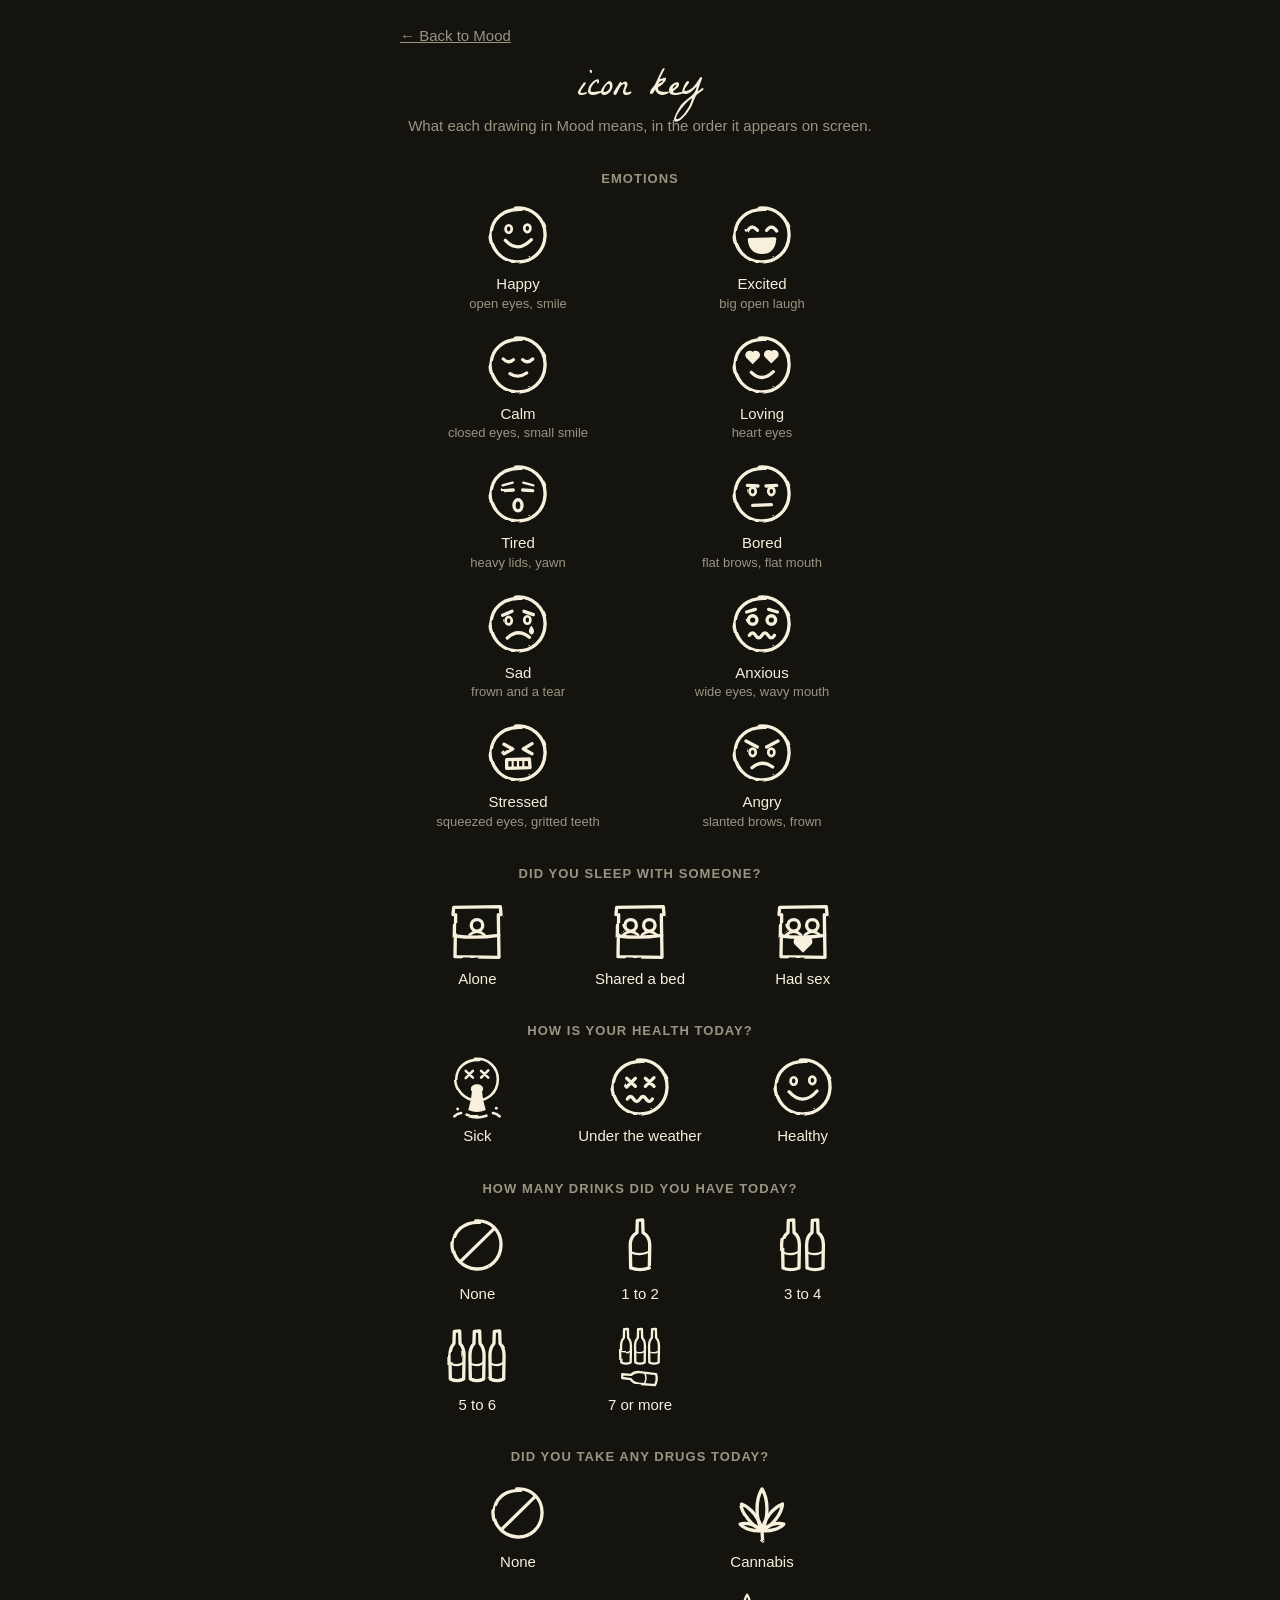
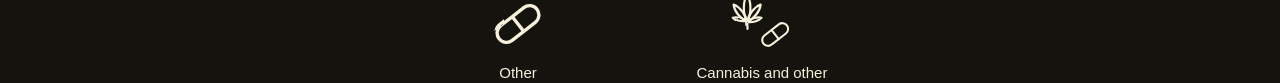
<file: legend.html>
<!doctype html>
<html lang="en">
<head>
<meta charset="utf-8">
<meta name="viewport" content="width=device-width, initial-scale=1, viewport-fit=cover">
<meta name="theme-color" content="#15130e">
<title>Mood icon key</title>
<link rel="stylesheet" href="styles.css">
<style>
  body { padding: calc(env(safe-area-inset-top) + 24px) 20px calc(env(safe-area-inset-bottom) + 48px); }
  main { max-width: 480px; margin: 0 auto; }
  h1.key { font: 400 40px/1.1 "La Belle Aurore", cursive; text-align: center; margin: 0 0 4px; }
  .sub { text-align: center; color: var(--muted); font-size: 15px; margin: 0 0 8px; }
  h2 { text-align: center; margin: 34px 0 14px; }
  .grid { display: grid; grid-template-columns: repeat(var(--per, 2), 1fr); gap: 20px 8px; }
  .item { display: flex; flex-direction: column; align-items: center; gap: 8px; text-align: center; font-size: 15px; line-height: 1.25; }
  .item .face { width: 64px; height: 64px; }
  .item small { color: var(--muted); font-size: 13px; }
</style>
</head>
<body>
<svg width="0" height="0" style="position:absolute" aria-hidden="true"><filter id="sketch" x="-10%" y="-10%" width="120%" height="120%"><feTurbulence type="fractalNoise" baseFrequency="0.04" numOctaves="2" seed="3" result="n"/><feDisplacementMap in="SourceGraphic" in2="n" scale="2.4"/></filter></svg>
<main>
  <p style="margin:0 0 18px"><a class="link" style="padding:0" href="./">← Back to Mood</a></p>
  <h1 class="key">icon key</h1>
  <p class="sub">What each drawing in Mood means, in the order it appears on screen.</p>
  <div id="out"></div>
</main>
<script type="module">
// Built from the app's own question list and drawings, so it can never drift out of date.
import { FORMS, EMOTIONS } from './js/questions.js';
import { faceSvg, ART } from './js/faces.js';

const item = (svg, label, note) => `<div class="item"><span class="face">${svg}</span><span>${label}${note ? `<br><small>${note}</small>` : ''}</span></div>`;
const block = (title, per, items) => `<h2>${title}</h2><div class="grid" style="--per:${per}">${items.join('')}</div>`;

const notes = { happy: 'open eyes, smile', excited: 'big open laugh', calm: 'closed eyes, small smile', loving: 'heart eyes',
  tired: 'heavy lids, yawn', bored: 'flat brows, flat mouth', sad: 'frown and a tear', anxious: 'wide eyes, wavy mouth',
  stressed: 'squeezed eyes, gritted teeth', angry: 'slanted brows, frown' };
let html = block('Emotions', 2, EMOTIONS.map((e) => item(faceSvg(e.id), e.label, notes[e.id])));

const seen = new Set();
for (const q of [...FORMS.morning, ...FORMS.night]) {
  if (q.type !== 'icons' || seen.has(q.id)) continue;
  seen.add(q.id);
  html += block(q.title, q.options.length === 4 ? 2 : 3, q.options.map((o) => item(ART[o.art], o.label)));
}
document.getElementById('out').innerHTML = html;
</script>
</body>
</html>
</file>
<file: styles.css>
@font-face { font-family: "Sacramento"; src: url("fonts/sacramento.woff2") format("woff2"); font-display: swap; }
:root {
  --bg: #15130e; --card: #1f1c15; --line: #332f24; --text: #f6f0dc; --muted: #9a9482;
  --accent: #f1dfa2; --accent-ink: #15130e; --moon-dim: #3d382a; --danger: #ef8a80; --ok: #b9d6a0;
}
* { box-sizing: border-box; -webkit-tap-highlight-color: transparent; }
html, body { height: 100%; margin: 0; }
body {
  background: var(--bg); color: var(--text);
  font: 17px/1.45 -apple-system, BlinkMacSystemFont, "Segoe UI", Roboto, sans-serif;
  overscroll-behavior: none;
}
#app {
  min-height: 100dvh; max-width: 480px; margin: 0 auto; display: flex; flex-direction: column;
  padding: calc(env(safe-area-inset-top) + 20px) 20px calc(env(safe-area-inset-bottom) + 20px);
  animation: fade .25s ease;
}
@keyframes fade { from { opacity: 0; transform: translateY(6px); } to { opacity: 1; transform: none; } }
h1 { font-size: 30px; line-height: 1.2; margin: 0 0 6px; font-weight: 650; letter-spacing: -.01em; }
h2 { font-size: 13px; text-transform: uppercase; letter-spacing: .08em; color: var(--muted); margin: 28px 0 10px; font-weight: 600; }
p { margin: 0 0 12px; }
.muted { color: var(--muted); }
.small { font-size: 14px; }
.center { text-align: center; }
.grow { flex: 1; }
.error { color: var(--danger); min-height: 1.4em; font-size: 15px; }

button { font: inherit; color: inherit; border: 0; background: none; cursor: pointer; }
.btn {
  display: block; width: 100%; padding: 17px; border-radius: 16px; font-weight: 600; font-size: 18px;
  background: var(--accent); color: var(--accent-ink); transition: opacity .15s, transform .1s;
}
.btn:active { transform: scale(.98); }
.btn[disabled] { opacity: .3; }
.btn.ghost { background: var(--card); color: var(--text); border: 1px solid var(--line); }
.link { color: var(--muted); text-decoration: underline; padding: 10px; font-size: 15px; }
input[type=email], input[type=password] {
  width: 100%; padding: 16px; margin-bottom: 12px; border-radius: 14px; border: 1px solid var(--line);
  background: var(--card); color: var(--text); font: inherit;
}
input:focus { outline: 2px solid var(--accent); outline-offset: 1px; }

/* Home */
.card {
  display: flex; align-items: center; gap: 14px; width: 100%; text-align: left; padding: 18px;
  border-radius: 18px; background: var(--card); border: 1px solid var(--line); margin-bottom: 12px;
}
.card .icon { width: 34px; height: 34px; flex: none; color: var(--accent); }
.card .icon svg, .face svg, .big svg { display: block; width: 100%; height: 100%; }
.card .title { font-weight: 600; font-size: 19px; }
.card .sub { color: var(--muted); font-size: 15px; }
.card.open { border-color: var(--accent); }
.card.open .sub { color: var(--accent); }
.card.done .sub { color: var(--ok); }
.card[disabled] { opacity: .55; }
.dots { display: flex; gap: 5px; justify-content: space-between; }
.dots .day { display: flex; flex-direction: column; gap: 5px; align-items: center; flex: 1; }
.dots i { width: 100%; max-width: 18px; aspect-ratio: 1; border-radius: 50%; background: var(--line); }
.dots i.on { background: var(--accent); }
.dots .day.today i { outline: 1px solid var(--muted); outline-offset: 2px; }
.seg { display: flex; background: var(--card); border: 1px solid var(--line); border-radius: 14px; padding: 4px; gap: 4px; }
.seg button { flex: 1; padding: 11px 4px; border-radius: 10px; font-size: 15px; color: var(--muted); }
.seg button.on { background: var(--accent); color: var(--accent-ink); font-weight: 600; }
.row { display: flex; align-items: center; justify-content: space-between; gap: 12px; margin-top: 14px; }
input[type=time] { font: inherit; color: var(--text); background: var(--card); border: 1px solid var(--line); border-radius: 12px; padding: 9px 12px; color-scheme: dark; }
.footer { margin-top: 28px; display: flex; flex-direction: column; align-items: center; gap: 2px; }

/* Question flow */
.top { display: flex; align-items: center; gap: 12px; margin-bottom: 8px; }
.top .back { width: 44px; height: 44px; border-radius: 50%; background: var(--card); font-size: 20px; flex: none; }
.progress { flex: 1; height: 6px; border-radius: 3px; background: var(--line); overflow: hidden; }
.progress i { display: block; height: 100%; background: var(--accent); border-radius: 3px; transition: width .25s; }
.question { flex: 1; display: flex; flex-direction: column; justify-content: center; padding: 12px 0 24px; }
.question h1 { margin-bottom: 44px; }

.slider-wrap { padding: 0 4px; }
.slider {
  -webkit-appearance: none; appearance: none; width: 100%; height: 56px; background: transparent; margin: 0; --v: 50%;
  touch-action: pan-y;
}
.slider::-webkit-slider-runnable-track {
  height: 18px; border-radius: 9px;
  background: linear-gradient(to right, var(--accent) var(--v), var(--line) var(--v));
}
.slider::-moz-range-track { height: 18px; border-radius: 9px; background: var(--line); }
.slider::-moz-range-progress { height: 18px; border-radius: 9px; background: var(--accent); }
.slider::-webkit-slider-thumb {
  -webkit-appearance: none; width: 44px; height: 44px; margin-top: -13px; border-radius: 50%;
  background: var(--text); border: 0; box-shadow: 0 2px 10px rgba(0,0,0,.5);
}
.slider::-moz-range-thumb { width: 44px; height: 44px; border-radius: 50%; background: var(--text); border: 0; }
.slider.untouched::-webkit-slider-runnable-track { background: var(--line); }
.slider.untouched::-webkit-slider-thumb { background: var(--muted); }
.slider.untouched::-moz-range-progress { background: var(--line); }
.slider.untouched::-moz-range-thumb { background: var(--muted); }
.ends { display: flex; justify-content: space-between; color: var(--muted); font-size: 15px; margin-top: 10px; }

.faces { display: grid; grid-template-columns: 1fr 1fr; gap: 10px; }
.faces button, .choices button {
  background: var(--card); border: 1px solid var(--line); border-radius: 16px; padding: 12px;
  display: flex; align-items: center; gap: 10px; font-size: 17px;
}
.faces button { justify-content: center; padding: 14px; }
.faces button .face { width: 58px; height: 58px; flex: none; }
.face svg, .big svg { filter: url(#sketch); } /* hand-drawn wobble, defined in index.html */
.faces button.on .face { color: var(--accent); }
.facepair { display: inline-flex; align-items: center; gap: 8px; }
.facepair .face { width: 30px; height: 30px; }
.facepair .face svg { filter: none; }
.choices { display: flex; flex-direction: column; gap: 12px; }
.choices button { padding: 20px; justify-content: center; font-size: 19px; font-weight: 600; }
.faces button.on, .choices button.on { border-color: var(--accent); background: color-mix(in srgb, var(--accent) 14%, var(--card)); }

/* Review */
.review { list-style: none; margin: 16px 0 20px; padding: 0; }
.review li { border-bottom: 1px solid var(--line); }
.review button { width: 100%; display: flex; align-items: center; justify-content: space-between; gap: 14px; padding: 13px 2px; text-align: left; font-size: 16px; }
.review .q { color: var(--muted); flex: 1; }
.review .a { font-weight: 600; text-align: right; }
.bar { display: inline-block; width: 96px; height: 10px; border-radius: 5px; background: var(--line); overflow: hidden; vertical-align: middle; }
.bar i { display: block; height: 100%; background: var(--accent); }
.big { display: block; width: 72px; height: 72px; margin: 0 auto 16px; color: var(--accent); }

/* Star field behind every screen */
#sky { position: fixed; inset: 0; z-index: 0; pointer-events: none; }
#sky svg { width: 100%; height: 100%; display: block; }
#app { position: relative; z-index: 1; }
h3 { font-size: 13px; text-transform: uppercase; letter-spacing: .08em; color: var(--muted); margin: 26px 0 10px; font-weight: 600; }

/* Home */
.home { flex: 1; display: flex; flex-direction: column; align-items: center; text-align: center; gap: 22px; padding-top: 14px; }
.logo { width: 40px; height: 40px; }
.logo svg { display: block; width: 100%; height: 100%; }
.script { font-family: "Sacramento", "Snell Roundhand", cursive; font-size: 52px; line-height: 1.1; color: var(--text); }
/* Questions during an entry use the same handwriting as the home screen */
.question h1.ask { font-family: "Sacramento", "Snell Roundhand", cursive; font-weight: 400; font-size: 46px; line-height: 1.12; letter-spacing: 0; margin-bottom: 40px; }
.script .ap { margin: 0 -0.04em 0 -0.02em; }
.moon {
  width: 190px; height: 190px; border-radius: 50%; display: flex; flex-direction: column; align-items: center; justify-content: center;
  background: var(--accent); color: var(--accent-ink); font-weight: 600; font-size: 22px; margin: 10px 0;
  box-shadow: 0 0 80px color-mix(in srgb, var(--accent) 24%, transparent); transition: transform .12s;
}
.moon small { font-weight: 500; font-size: 14px; opacity: .7; margin-top: 2px; }
button.moon:active { transform: scale(.97); }
.moon.off { background: transparent; color: var(--text); border: 1px solid var(--line); box-shadow: none; }
.moon.off small { color: var(--muted); opacity: 1; }
.home .dots { align-self: stretch; padding: 0 4px; }
.links { display: flex; gap: 12px; align-self: stretch; }
.links button { flex: 1; padding: 14px; border-radius: 14px; border: 1px solid var(--line); color: var(--text); font-weight: 500; background: color-mix(in srgb, var(--card) 70%, transparent); }
.demo { display: flex; align-items: center; gap: 10px; font-size: 13px; color: var(--muted); margin-bottom: 4px; }
.demo .seg { flex: 1; } .demo .seg button { padding: 7px 4px; font-size: 13px; } .demo .link { padding: 6px; font-size: 13px; }

/* Panels over the home screen */
.sheet-wrap { position: fixed; inset: 0; z-index: 5; background: rgba(0, 0, 0, .6); display: flex; align-items: flex-end; justify-content: center; }
.sheet {
  width: 100%; max-width: 480px; max-height: 88dvh; overflow-y: auto; display: flex; flex-direction: column;
  background: var(--card); border-radius: 26px 26px 0 0; border: 1px solid var(--line); border-bottom: 0;
  padding: 18px 20px calc(env(safe-area-inset-bottom) + 26px); animation: rise .22s ease;
}
@keyframes rise { from { transform: translateY(30px); opacity: 0; } to { transform: none; opacity: 1; } }
.sheet-head { display: flex; align-items: center; justify-content: space-between; }
.sheet-head h2 { margin: 0; font-size: 22px; text-transform: none; letter-spacing: 0; color: var(--text); }
.sheet-head .back { width: 40px; height: 40px; border-radius: 50%; background: var(--bg); font-size: 16px; }
.sheet .seg { background: var(--bg); }
.sheet input[type=time] { background: var(--bg); }

/* Questions answered by picking a drawing */
.icons { display: grid; grid-template-columns: repeat(3, 1fr); gap: 10px; }
.icons button { background: var(--card); border: 1px solid var(--line); border-radius: 16px; padding: 20px 6px; display: flex; align-items: center; justify-content: center; }
.icons button .face { width: 66px; height: 66px; }
.icons button.on { border-color: var(--accent); background: color-mix(in srgb, var(--accent) 14%, var(--card)); }
.icons button.on .face { color: var(--accent); }

/* ---- Entry screens: centred, no boxes behind the options ---- */
@font-face { font-family: "La Belle Aurore"; src: url("fonts/la-belle-aurore.woff2") format("woff2"); font-display: swap; }
.question { align-items: stretch; text-align: center; }
.question h1.ask { font-family: "La Belle Aurore", "Bradley Hand", cursive; font-weight: 400; font-size: 31px; line-height: 1.3; text-align: center; text-wrap: balance; margin-bottom: 44px; }
.faces button, .choices button, .icons button,
.faces button.on, .choices button.on, .icons button.on { background: none; border: 0; border-radius: 0; }
.faces { grid-template-columns: 1fr 1fr; justify-items: center; gap: 6px 10px; }
.faces button { padding: 10px 26px; }
.faces button .face { width: 62px; height: 62px; }
.icons { display: flex; flex-wrap: wrap; justify-content: center; gap: 10px 0; }
.icons button { flex: 0 0 calc(100% / var(--per, 3)); padding: 12px 6px; }
.icons button .face { width: 72px; height: 72px; }
.choices { align-items: center; gap: 4px; }
.choices button { padding: 14px 30px; font-size: 24px; font-weight: 500; color: var(--text); }
.faces button, .icons button, .choices button { transition: color .12s, transform .12s; }
.faces button:active, .icons button:active, .choices button:active { transform: scale(.94); }
.choices button.on, .faces button.on .face, .icons button.on .face { color: var(--accent); }
.review + .grow, .review { text-align: left; }
.face svg { overflow: visible; }

/* Home: the top group spreads out, leaving roughly a fifth of the screen empty above the two buttons */
.home { gap: 0; padding-top: 0; }
.home-top { flex: 1; align-self: stretch; display: flex; flex-direction: column; align-items: center; justify-content: space-evenly; padding: 8px 0; }
.home-gap { height: 15dvh; flex: none; }
.logo { width: 48px; height: 48px; }
.script { font-size: 58px; }
.moon { width: 212px; height: 212px; font-size: 24px; margin: 0; }

/* Review: compact enough that every answer and the Lock it in button fit on one screen */
h1.rev { font-size: 24px; margin: 4px 0 0; text-align: center; }
.rev-note { text-align: center; margin: 2px 0 0; }
.review { margin: 8px 0 6px; flex: none; }
/* 290px = everything on the screen that is not a row; the safe areas cover the notch and home bar (iPhone 13 mini: 812pt tall) */
.review li { height: clamp(24px, calc((100dvh - 290px - env(safe-area-inset-top, 0px) - env(safe-area-inset-bottom, 0px)) / var(--rows, 13)), 46px); }
.review button { height: 100%; padding: 0 2px; font-size: 15px; }
.review .q { white-space: nowrap; overflow: hidden; text-overflow: ellipsis; }
.review .a { display: flex; align-items: center; }
.facepair .face { width: 26px; height: 26px; }
.bar { height: 8px; }
</file>
